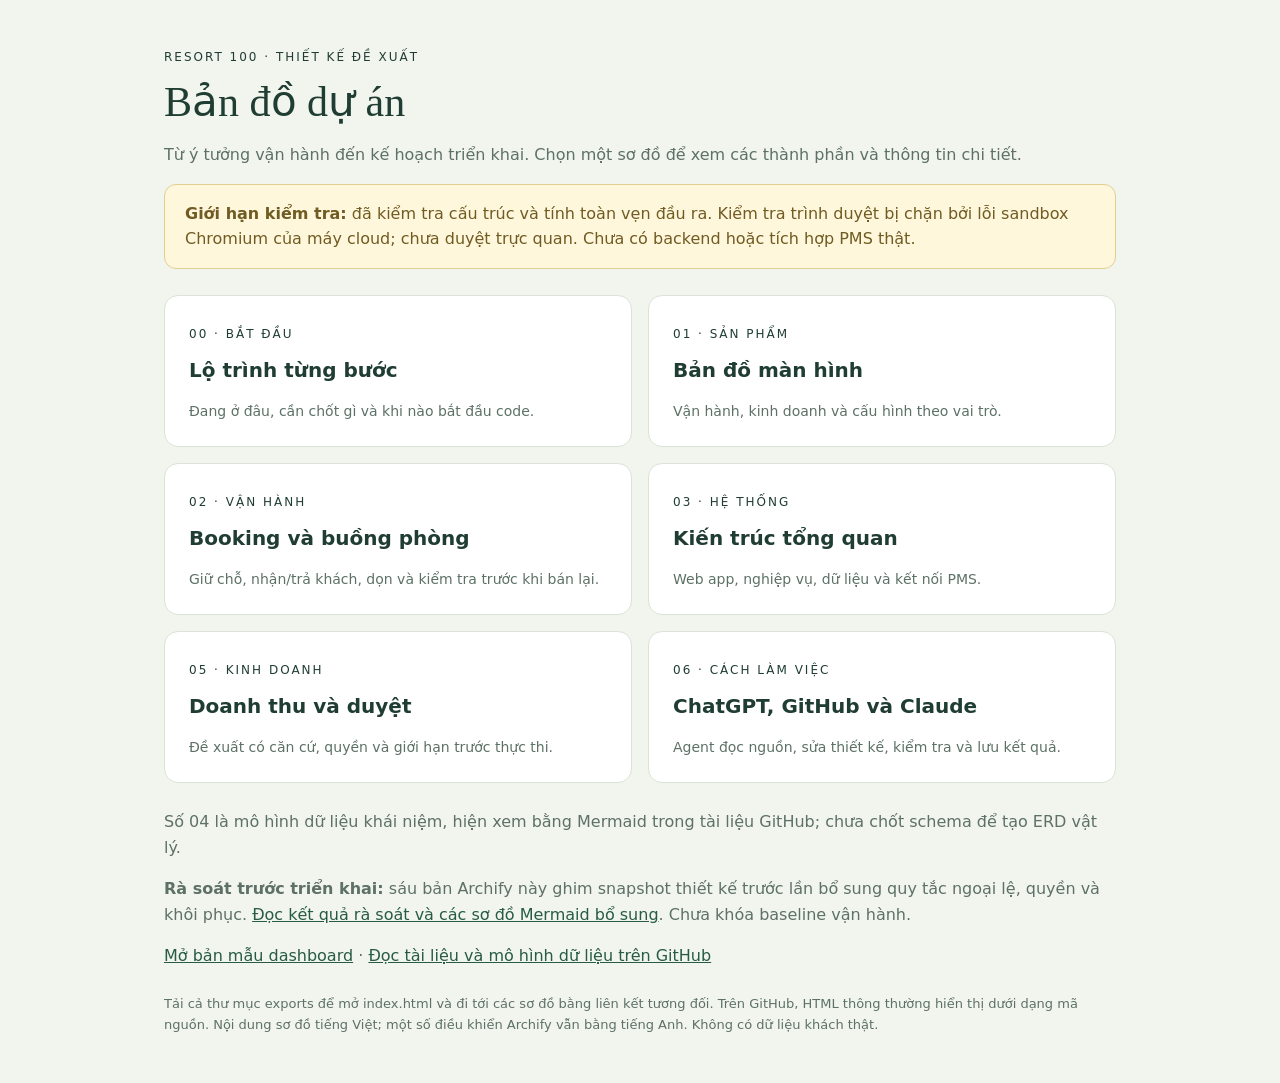
<file: resort-management/docs/diagrams/exports/index.html>
<!doctype html>
<html lang="vi"><head><meta charset="utf-8"><meta name="viewport" content="width=device-width,initial-scale=1"><title>Bản đồ Resort 100</title>
<style>*{box-sizing:border-box}body{margin:0;background:#f2f4ee;color:#203d34;font:16px/1.6 system-ui,sans-serif}main{max-width:1000px;margin:auto;padding:48px 24px}h1{font:42px Georgia,serif;margin:10px 0}p{color:#5d7167}.tag{font-size:12px;letter-spacing:2px;text-transform:uppercase}.notice{border:1px solid #e1cf8f;background:#fff7dc;padding:16px 20px;border-radius:12px;color:#705b22}.grid{display:grid;grid-template-columns:1fr 1fr;gap:16px;margin:26px 0}a.card{display:block;padding:24px;background:#fff;border:1px solid #dbe3d6;border-radius:14px;color:inherit;text-decoration:none}a.card:hover,a.card:focus-visible{outline:3px solid #7c9b70;outline-offset:2px}h2{font-size:20px;margin:8px 0}a{color:#275c43}.card p{font-size:14px;margin-bottom:0}footer{font-size:13px;color:#5d7167;margin-top:25px}@media(max-width:620px){main{padding:25px 16px}h1{font-size:34px}.grid{grid-template-columns:1fr}}</style></head><body><main>
<div class="tag">Resort 100 · Thiết kế đề xuất</div><h1>Bản đồ dự án</h1><p>Từ ý tưởng vận hành đến kế hoạch triển khai. Chọn một sơ đồ để xem các thành phần và thông tin chi tiết.</p>
<div class="notice"><strong>Giới hạn kiểm tra:</strong> đã kiểm tra cấu trúc và tính toàn vẹn đầu ra. Kiểm tra trình duyệt bị chặn bởi lỗi sandbox Chromium của máy cloud; chưa duyệt trực quan. Chưa có backend hoặc tích hợp PMS thật.</div>
<nav class="grid" aria-label="Các sơ đồ tương tác">
<a class="card" href="00-roadmap.html"><span class="tag">00 · Bắt đầu</span><h2>Lộ trình từng bước</h2><p>Đang ở đâu, cần chốt gì và khi nào bắt đầu code.</p></a>
<a class="card" href="01-screen-map.html"><span class="tag">01 · Sản phẩm</span><h2>Bản đồ màn hình</h2><p>Vận hành, kinh doanh và cấu hình theo vai trò.</p></a>
<a class="card" href="02-booking-workflow.html"><span class="tag">02 · Vận hành</span><h2>Booking và buồng phòng</h2><p>Giữ chỗ, nhận/trả khách, dọn và kiểm tra trước khi bán lại.</p></a>
<a class="card" href="03-system-architecture.html"><span class="tag">03 · Hệ thống</span><h2>Kiến trúc tổng quan</h2><p>Web app, nghiệp vụ, dữ liệu và kết nối PMS.</p></a>
<a class="card" href="05-revenue-workflow.html"><span class="tag">05 · Kinh doanh</span><h2>Doanh thu và duyệt</h2><p>Đề xuất có căn cứ, quyền và giới hạn trước thực thi.</p></a>
<a class="card" href="06-cloud-working-loop.html"><span class="tag">06 · Cách làm việc</span><h2>ChatGPT, GitHub và Claude</h2><p>Agent đọc nguồn, sửa thiết kế, kiểm tra và lưu kết quả.</p></a>
</nav>
<p>Số 04 là mô hình dữ liệu khái niệm, hiện xem bằng Mermaid trong tài liệu GitHub; chưa chốt schema để tạo ERD vật lý.</p>
<p><strong>Rà soát trước triển khai:</strong> sáu bản Archify này ghim snapshot thiết kế trước lần bổ sung quy tắc ngoại lệ, quyền và khôi phục. <a href="https://github.com/utne1991/utne1991/blob/main/resort-management/docs/DESIGN-REVIEW.md">Đọc kết quả rà soát và các sơ đồ Mermaid bổ sung</a>. Chưa khóa baseline vận hành.</p>
<p><a href="../../../design/dashboard.html">Mở bản mẫu dashboard</a> · <a href="https://github.com/utne1991/utne1991/tree/main/resort-management/docs/diagrams">Đọc tài liệu và mô hình dữ liệu trên GitHub</a></p>
<footer>Tải cả thư mục exports để mở index.html và đi tới các sơ đồ bằng liên kết tương đối. Trên GitHub, HTML thông thường hiển thị dưới dạng mã nguồn. Nội dung sơ đồ tiếng Việt; một số điều khiển Archify vẫn bằng tiếng Anh. Không có dữ liệu khách thật.</footer>
</main></body></html>
</file>
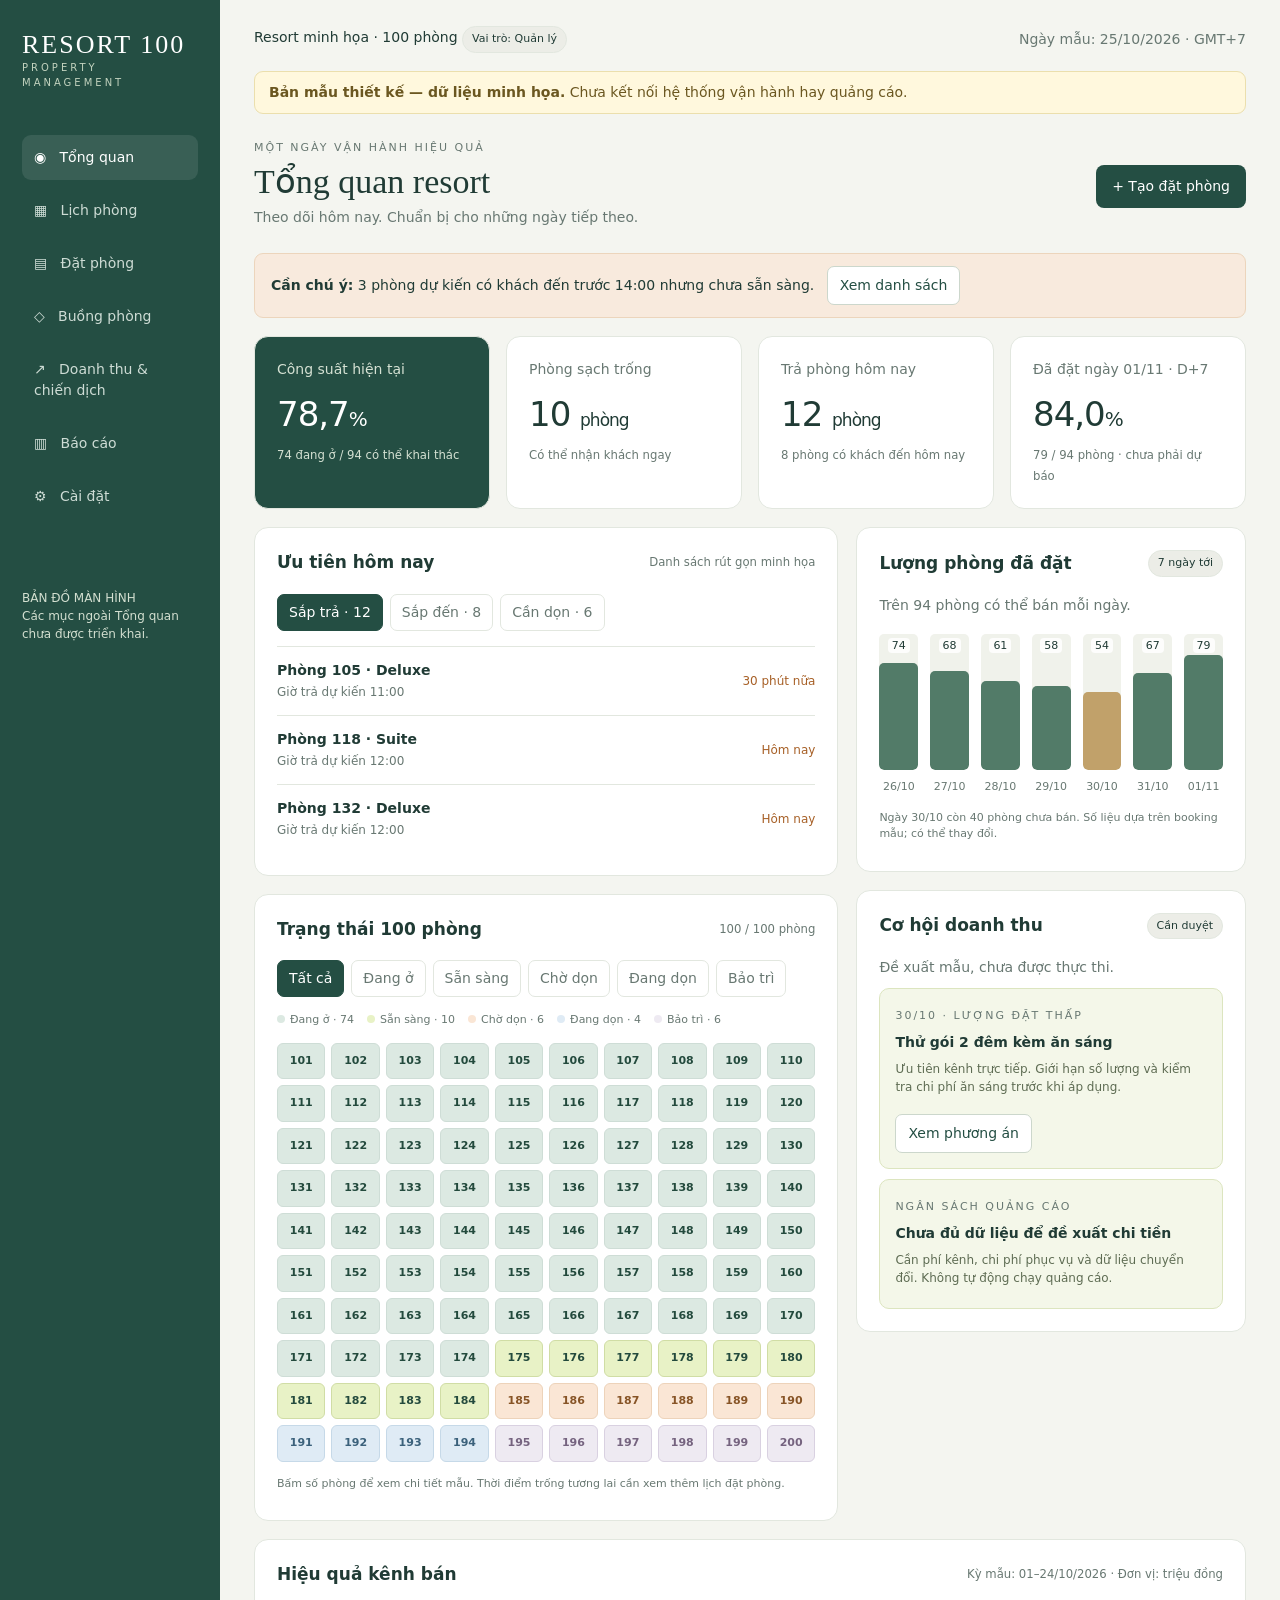
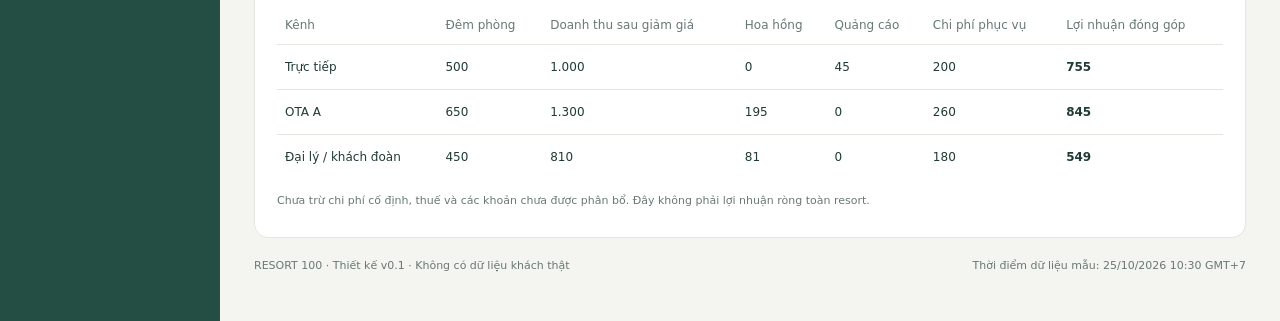
<file: resort-management/design/dashboard.html>
<!doctype html>
<html lang="vi">
<head>
<meta charset="utf-8"><meta name="viewport" content="width=device-width, initial-scale=1">
<title>Resort 100 — Bản mẫu dashboard</title>
<style>
:root{--bg:#f4f5f0;--ink:#203b35;--muted:#687872;--line:#e2e7df;--green:#244e43;--lime:#e0edb7;--orange:#a76027}*{box-sizing:border-box}body{margin:0;background:var(--bg);color:var(--ink);font:14px/1.5 system-ui,sans-serif}button{font:inherit;cursor:pointer}button:focus-visible,a:focus-visible{outline:3px solid #b47b22;outline-offset:3px}.shell{display:grid;grid-template-columns:220px 1fr;min-height:100vh}.sidebar{padding:30px 22px;background:var(--green);color:#fff}.brand{font:26px Georgia,serif;letter-spacing:2px}.subbrand{font-size:10px;letter-spacing:3px;color:#c3d3bf}.nav{display:grid;gap:8px;margin-top:45px}.nav span{padding:12px;border-radius:9px;color:#cedcd5}.nav .active{background:#ffffff18;color:#fff}.side-note{margin-top:70px;font-size:12px;color:#d3dfd0}.main{padding:26px 34px;max-width:1600px;width:100%;min-width:0}.topbar,.heading,.cardhead{display:flex;align-items:center;justify-content:space-between;gap:15px}.eyebrow{text-transform:uppercase;letter-spacing:2px;font-size:11px;color:var(--muted)}h1{font:34px Georgia,serif;margin:5px 0}h2{font-size:17px;margin:0}p{margin:6px 0}.muted,small{color:var(--muted)}.pill{display:inline-block;font-size:11px;background:#ecede7;border:1px solid var(--line);padding:4px 9px;border-radius:20px}.primary{background:var(--green);color:white;border:0;border-radius:8px;padding:11px 16px}.heading{margin:26px 0 19px}.demo{padding:10px 14px;background:#fff8dd;border:1px solid #ebdfad;border-radius:9px;margin-top:18px;color:#6b5720}.alert{margin:18px 0;background:#f8eadd;border:1px solid #ecd5bc;padding:12px 16px;border-radius:9px}.kpis{display:grid;grid-template-columns:repeat(4,1fr);gap:16px}.card{background:white;border:1px solid var(--line);border-radius:14px;padding:22px;min-width:0}.kpi strong{font-size:34px;font-weight:500;display:block;margin:9px 0 4px;letter-spacing:-1px}.kpi:first-child{background:var(--green);color:#fff}.kpi:first-child .muted,.kpi:first-child small{color:#d5e1d3}.workspace{display:grid;grid-template-columns:minmax(0,1.5fr) minmax(300px,1fr);gap:18px;margin-top:18px}.stack{display:grid;gap:18px;align-content:start}.cardhead{margin-bottom:18px}.tabs,.filters{display:flex;gap:7px;flex-wrap:wrap;margin-bottom:15px}.tab,.filter{border:1px solid var(--line);background:#fff;border-radius:7px;padding:7px 11px;color:var(--muted)}[aria-pressed=true]{background:var(--green);color:#fff;border-color:var(--green)}.task{display:flex;align-items:center;justify-content:space-between;padding:13px 0;border-top:1px solid var(--line);gap:12px}.task b{display:block}.task span{font-size:12px;color:var(--muted)}.task em{font-size:12px;font-style:normal;color:var(--orange);white-space:nowrap}.legend{display:flex;gap:13px;flex-wrap:wrap;font-size:11px;color:var(--muted);margin:14px 0}.dot{display:inline-block;width:8px;height:8px;border-radius:50%;margin-right:5px}.rooms{display:grid;grid-template-columns:repeat(10,minmax(0,1fr));gap:6px}.room{border:1px solid #ceddd6;border-radius:6px;padding:9px 0;font-size:11px;font-weight:600;min-width:0;color:#234a3d}.occupied{background:#dce9e2}.ready{background:#e8f2c6;border-color:#d0dda5}.dirty{background:#fae6d5;border-color:#edd3ba;color:#875426}.cleaning{background:#dfebf5;border-color:#c6d9e8;color:#3b617b}.maintenance{background:#eeeaf2;border-color:#d9d1e1;color:#75637f}.footnote{font-size:11px;color:var(--muted);margin-top:14px}.chart{display:flex;gap:12px;height:174px;align-items:stretch;padding-top:12px}.barcol{flex:1;text-align:center;display:flex;flex-direction:column;min-width:0}.track{flex:1;position:relative;background:#f0f2eb;border-radius:5px;overflow:hidden}.bar{position:absolute;bottom:0;left:0;width:100%;background:#527b68;border-radius:5px}.barlabel{position:relative;z-index:1;font-size:11px;background:#ffffffd9;border-radius:4px;padding:1px 4px}.day{font-size:11px;margin-top:9px;color:var(--muted)}.suggestion{background:#f4f7e9;border:1px solid #dce5bf;border-radius:10px;padding:15px;margin-top:10px}.suggestion h3{font-size:14px;margin:7px 0}.suggestion p{font-size:12px;color:#5e6c53}.outline{background:white;border:1px solid #ccd7cc;border-radius:7px;padding:8px 12px;margin-top:12px;color:var(--green)}.tablewrap{overflow-x:auto}table{border-collapse:collapse;width:100%;font-size:12px;white-space:nowrap}th{text-align:left;font-weight:500;color:var(--muted);padding:10px 8px}td{padding:13px 8px;border-top:1px solid var(--line)}.wide{margin-top:18px}.footer{display:flex;justify-content:space-between;gap:15px;padding:20px 0;font-size:11px;color:var(--muted)}dialog{border:1px solid var(--line);border-radius:14px;max-width:450px;width:90%;padding:25px;color:var(--ink)}dialog::backdrop{background:#102c2866}#detail-text{white-space:pre-line}.sr-only{position:absolute;width:1px;height:1px;overflow:hidden;clip:rect(0,0,0,0)}
@media(min-width:1500px){.main{margin:auto}}@media(max-width:1150px){.shell{grid-template-columns:175px 1fr}.main{padding:24px}.sidebar{padding:25px 14px}.workspace{grid-template-columns:1fr}.kpis{gap:10px}.kpi{padding:16px}.kpi strong{font-size:29px}}@media(max-width:700px){.shell{display:block}.sidebar{padding:16px 20px}.brand{font-size:20px}.subbrand,.nav,.side-note{display:none}.main{padding:18px}.topbar{align-items:flex-start;font-size:11px}.heading{align-items:flex-start}h1{font-size:27px}.kpis{grid-template-columns:1fr 1fr}.card{padding:16px}.rooms{grid-template-columns:repeat(5,minmax(0,1fr))}.footer{display:block}.heading .primary{padding:9px;font-size:12px}.chart{gap:8px}.cardhead{align-items:flex-start}.cardhead small{font-size:10px}}
</style>
</head>
<body>
<div class="shell">
<aside class="sidebar" aria-label="Bản đồ điều hướng dự kiến">
 <div class="brand">RESORT 100</div><div class="subbrand">PROPERTY MANAGEMENT</div>
 <div class="nav"><span class="active">◉ &nbsp; Tổng quan</span><span>▦ &nbsp; Lịch phòng</span><span>▤ &nbsp; Đặt phòng</span><span>◇ &nbsp; Buồng phòng</span><span>↗ &nbsp; Doanh thu & chiến dịch</span><span>▥ &nbsp; Báo cáo</span><span>⚙ &nbsp; Cài đặt</span></div>
 <div class="side-note">BẢN ĐỒ MÀN HÌNH<br>Các mục ngoài Tổng quan chưa được triển khai.</div>
</aside>
<main class="main">
 <div class="topbar"><div>Resort minh họa · 100 phòng <span class="pill">Vai trò: Quản lý</span></div><div class="muted">Ngày mẫu: 25/10/2026 · GMT+7</div></div>
 <div class="demo"><strong>Bản mẫu thiết kế — dữ liệu minh họa.</strong> Chưa kết nối hệ thống vận hành hay quảng cáo.</div>
 <div class="heading"><div><div class="eyebrow">Một ngày vận hành hiệu quả</div><h1>Tổng quan resort</h1><p class="muted">Theo dõi hôm nay. Chuẩn bị cho những ngày tiếp theo.</p></div><button class="primary" data-demo="Tạo đặt phòng">+ Tạo đặt phòng</button></div>
 <div class="alert"><strong>Cần chú ý:</strong> 3 phòng dự kiến có khách đến trước 14:00 nhưng chưa sẵn sàng. <button class="outline" style="margin:0 0 0 8px" data-demo="Cảnh báo phòng chưa sẵn sàng">Xem danh sách</button></div>
 <section class="kpis" aria-label="Chỉ số hôm nay">
  <div class="card kpi"><div class="muted">Công suất hiện tại</div><strong>78,7<span style="font-size:20px">%</span></strong><small>74 đang ở / 94 có thể khai thác</small></div>
  <div class="card kpi"><div class="muted">Phòng sạch trống</div><strong>10 <span style="font-size:17px">phòng</span></strong><small>Có thể nhận khách ngay</small></div>
  <div class="card kpi"><div class="muted">Trả phòng hôm nay</div><strong>12 <span style="font-size:17px">phòng</span></strong><small>8 phòng có khách đến hôm nay</small></div>
  <div class="card kpi"><div class="muted">Đã đặt ngày 01/11 · D+7</div><strong>84,0<span style="font-size:20px">%</span></strong><small>79 / 94 phòng · chưa phải dự báo</small></div>
 </section>
 <div class="workspace">
 <div class="stack">
  <section class="card"><div class="cardhead"><h2>Ưu tiên hôm nay</h2><small>Danh sách rút gọn minh họa</small></div><div class="tabs" aria-label="Nhóm công việc"><button class="tab" data-task="departures" aria-pressed="true">Sắp trả · 12</button><button class="tab" data-task="arrivals" aria-pressed="false">Sắp đến · 8</button><button class="tab" data-task="cleaning" aria-pressed="false">Cần dọn · 6</button></div><div id="tasks" aria-live="polite"></div></section>
  <section class="card"><div class="cardhead"><h2>Trạng thái 100 phòng</h2><small id="roomcount" aria-live="polite"></small></div><div class="filters" id="filters" aria-label="Lọc trạng thái"></div><div class="legend"><span><i class="dot occupied"></i>Đang ở · 74</span><span><i class="dot ready"></i>Sẵn sàng · 10</span><span><i class="dot dirty"></i>Chờ dọn · 6</span><span><i class="dot cleaning"></i>Đang dọn · 4</span><span><i class="dot maintenance"></i>Bảo trì · 6</span></div><div class="rooms" id="rooms"></div><p class="footnote">Bấm số phòng để xem chi tiết mẫu. Thời điểm trống tương lai cần xem thêm lịch đặt phòng.</p></section>
 </div>
 <div class="stack">
  <section class="card"><div class="cardhead"><h2>Lượng phòng đã đặt</h2><span class="pill">7 ngày tới</span></div><p class="muted">Trên 94 phòng có thể bán mỗi ngày.</p><div class="chart" id="chart" aria-hidden="true"></div><div class="sr-only"><table><caption>Booking hiện có, không phải dự báo</caption><tr><th>Ngày</th><th>Đã đặt / 94</th></tr><tr><td>26/10</td><td>74</td></tr><tr><td>27/10</td><td>68</td></tr><tr><td>28/10</td><td>61</td></tr><tr><td>29/10</td><td>58</td></tr><tr><td>30/10</td><td>54</td></tr><tr><td>31/10</td><td>67</td></tr><tr><td>01/11</td><td>79</td></tr></table></div><p class="footnote">Ngày 30/10 còn 40 phòng chưa bán. Số liệu dựa trên booking mẫu; có thể thay đổi.</p></section>
  <section class="card"><div class="cardhead"><h2>Cơ hội doanh thu</h2><span class="pill">Cần duyệt</span></div><p class="muted">Đề xuất mẫu, chưa được thực thi.</p><div class="suggestion"><span class="eyebrow">30/10 · Lượng đặt thấp</span><h3>Thử gói 2 đêm kèm ăn sáng</h3><p>Ưu tiên kênh trực tiếp. Giới hạn số lượng và kiểm tra chi phí ăn sáng trước khi áp dụng.</p><button class="outline" data-demo="Đề xuất khuyến mãi">Xem phương án</button></div><div class="suggestion"><span class="eyebrow">Ngân sách quảng cáo</span><h3>Chưa đủ dữ liệu để đề xuất chi tiền</h3><p>Cần phí kênh, chi phí phục vụ và dữ liệu chuyển đổi. Không tự động chạy quảng cáo.</p></div></section>
 </div>
 </div>
 <section class="card wide"><div class="cardhead"><h2>Hiệu quả kênh bán</h2><small>Kỳ mẫu: 01–24/10/2026 · Đơn vị: triệu đồng</small></div><div class="tablewrap" tabindex="0" aria-label="Bảng hiệu quả kênh, cuộn ngang nếu cần"><table><thead><tr><th>Kênh</th><th>Đêm phòng</th><th>Doanh thu sau giảm giá</th><th>Hoa hồng</th><th>Quảng cáo</th><th>Chi phí phục vụ</th><th>Lợi nhuận đóng góp</th></tr></thead><tbody><tr><td>Trực tiếp</td><td>500</td><td>1.000</td><td>0</td><td>45</td><td>200</td><td><b>755</b></td></tr><tr><td>OTA A</td><td>650</td><td>1.300</td><td>195</td><td>0</td><td>260</td><td><b>845</b></td></tr><tr><td>Đại lý / khách đoàn</td><td>450</td><td>810</td><td>81</td><td>0</td><td>180</td><td><b>549</b></td></tr></tbody></table></div><p class="footnote">Chưa trừ chi phí cố định, thuế và các khoản chưa được phân bổ. Đây không phải lợi nhuận ròng toàn resort.</p></section>
 <div class="footer"><span>RESORT 100 · Thiết kế v0.1 · Không có dữ liệu khách thật</span><span>Thời điểm dữ liệu mẫu: 25/10/2026 10:30 GMT+7</span></div>
</main>
</div>
<dialog id="detail" aria-labelledby="detail-title"><h2 id="detail-title"></h2><p id="detail-text"></p><form method="dialog"><button class="primary" style="margin-top:15px">Đóng</button></form></dialog>
<script>
const names={all:'Tất cả',occupied:'Đang ở',ready:'Sẵn sàng',dirty:'Chờ dọn',cleaning:'Đang dọn',maintenance:'Bảo trì'};
const rooms=Array.from({length:100},(_,i)=>({number:String(101+i),status:i<74?'occupied':i<84?'ready':i<90?'dirty':i<94?'cleaning':'maintenance'}));
const modal=document.getElementById('detail');
function show(title,body){document.getElementById('detail-title').textContent=title;document.getElementById('detail-text').textContent=body;modal.showModal()}
function renderRooms(status='all'){const list=rooms.filter(r=>status==='all'||r.status===status);document.getElementById('rooms').replaceChildren(...list.map(r=>{const b=document.createElement('button');b.className='room '+r.status;b.textContent=r.number;b.title='Phòng '+r.number+' · '+names[r.status];b.setAttribute('aria-label',b.title);b.onclick=()=>show('Phòng '+r.number,names[r.status]+'\nDữ liệu minh họa. Chi tiết booking, giờ trả dự kiến, thời gian dọn và lịch trống sẽ được kết nối khi triển khai nghiệp vụ.');return b}));document.getElementById('roomcount').textContent=list.length+' / 100 phòng'}
Object.entries(names).forEach(([k,v])=>{const b=document.createElement('button');b.className='filter';b.textContent=v;b.setAttribute('aria-pressed',String(k==='all'));b.onclick=()=>{document.querySelectorAll('.filter').forEach(x=>x.setAttribute('aria-pressed','false'));b.setAttribute('aria-pressed','true');renderRooms(k)};document.getElementById('filters').append(b)});renderRooms();
const tasks={departures:[['Phòng 105 · Deluxe','Giờ trả dự kiến 11:00','30 phút nữa'],['Phòng 118 · Suite','Giờ trả dự kiến 12:00','Hôm nay'],['Phòng 132 · Deluxe','Giờ trả dự kiến 12:00','Hôm nay']],arrivals:[['Phòng 175 · Deluxe','Khách đến dự kiến 14:00 · đã sạch','Sẵn sàng'],['Phòng 185 · Deluxe','Khách đến dự kiến 13:00 · chờ dọn','Ưu tiên'],['Phòng 191 · Suite','Khách đến dự kiến 13:30 · đang dọn','Đang xử lý']],cleaning:[['Phòng 185','Khách đến 13:00 · chưa phân công','Ưu tiên'],['Phòng 186','Đã trả phòng · chờ dọn','Cần phân công'],['Phòng 187','Đã trả phòng · chờ dọn','Cần phân công']]};
function renderTasks(key){document.getElementById('tasks').replaceChildren(...tasks[key].map(t=>{const row=document.createElement('div');row.className='task';const left=document.createElement('div'),b=document.createElement('b'),s=document.createElement('span'),e=document.createElement('em');b.textContent=t[0];s.textContent=t[1];e.textContent=t[2];left.append(b,s);row.append(left,e);return row}))}renderTasks('departures');
document.querySelectorAll('.tab').forEach(b=>b.onclick=()=>{document.querySelectorAll('.tab').forEach(x=>x.setAttribute('aria-pressed','false'));b.setAttribute('aria-pressed','true');renderTasks(b.dataset.task)});
const dates=['26/10','27/10','28/10','29/10','30/10','31/10','01/11'];[74,68,61,58,54,67,79].forEach((n,i)=>{const c=document.createElement('div');c.className='barcol';const track=document.createElement('div');track.className='track';const bar=document.createElement('div');bar.className='bar';bar.style.height=(n/94*100)+'%';if(i===4)bar.style.background='#c1a16a';const label=document.createElement('span');label.className='barlabel';label.textContent=n;const day=document.createElement('span');day.className='day';day.textContent=dates[i];track.append(bar,label);c.append(track,day);document.getElementById('chart').append(c)});
document.querySelectorAll('[data-demo]').forEach(b=>b.onclick=()=>show(b.dataset.demo,'Đây là điểm mở màn hình nghiệp vụ trong bản thiết kế. Chức năng chưa kết nối backend và không tạo booking, thay đổi giá hay chi tiền thật.'));
</script>
</body>
</html>
</file>
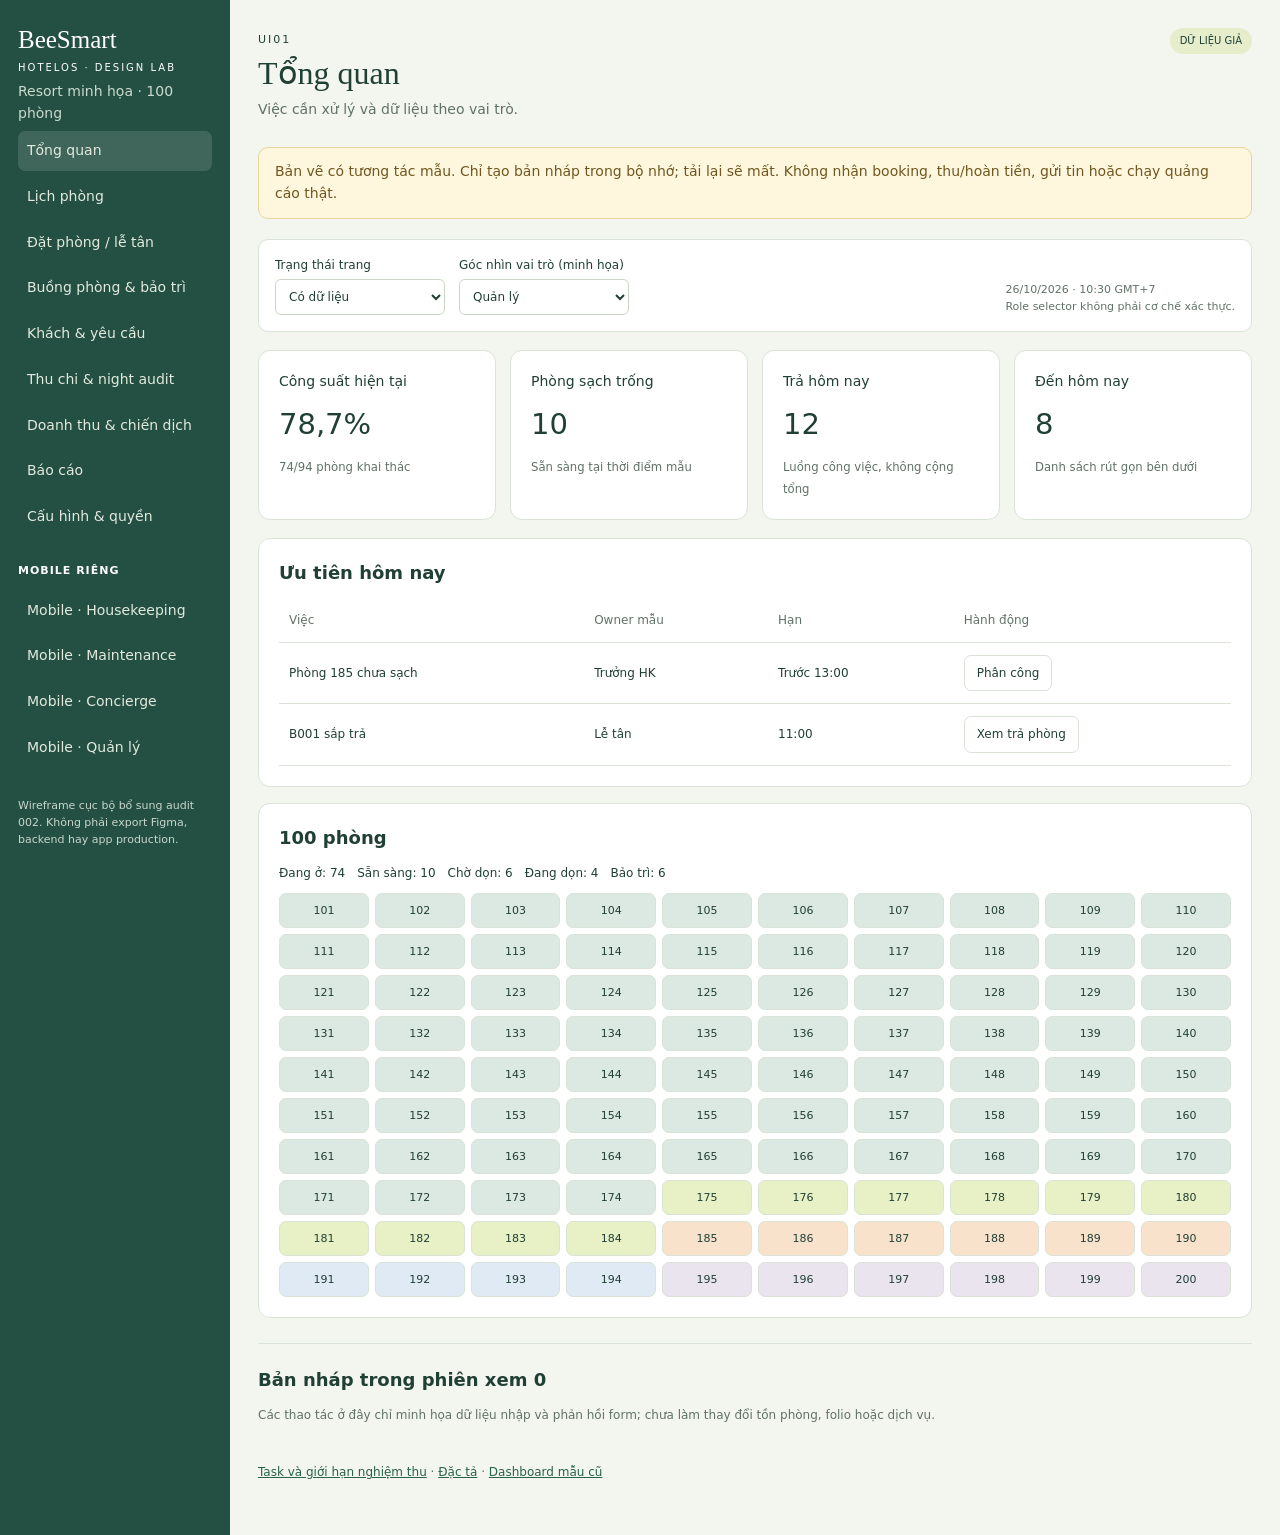
<file: resort-management/design/pms-wireframes.html>
<!doctype html>
<html lang="vi">
<head><meta charset="utf-8"><meta name="viewport" content="width=device-width,initial-scale=1"><title>BeeSmart HotelOS — wireframe nghiệp vụ</title><link rel="stylesheet" href="pms-wireframes.css"></head>
<body><div class="shell"><aside><div class="brand">BeeSmart <small>HOTELOS · DESIGN LAB</small></div><p class="subtle">Resort minh họa · 100 phòng</p><nav id="navigation" aria-label="Chín phân hệ"></nav><h2 class="navheading">Mobile riêng</h2><nav id="mobile-navigation" aria-label="Bốn luồng mobile"></nav><p class="aside-note">Wireframe cục bộ bổ sung audit 002. Không phải export Figma, backend hay app production.</p></aside>
<main><header><div><span class="eyebrow" id="screen-id"></span><h1 id="title"></h1><p id="description"></p></div><span class="badge">DỮ LIỆU GIẢ</span></header>
<div class="notice">Bản vẽ có tương tác mẫu. Chỉ tạo bản nháp trong bộ nhớ; tải lại sẽ mất. Không nhận booking, thu/hoàn tiền, gửi tin hoặc chạy quảng cáo thật.</div>
<section class="review-controls" aria-label="Điều khiển kiểm tra thiết kế"><label>Trạng thái trang<select id="page-state"><option value="ready">Có dữ liệu</option><option value="loading">Loading</option><option value="empty">Empty</option><option value="error">Error</option><option value="stale">Stale</option><option value="denied">Denied</option></select></label><label>Góc nhìn vai trò (minh họa)<select id="role"><option>Quản lý</option><option>Lễ tân</option><option>Buồng phòng</option><option>Bảo trì</option><option>Dịch vụ khách</option><option>Kế toán</option><option>Kinh doanh</option><option>IT</option></select></label><div class="subtle">26/10/2026 · 10:30 GMT+7<br>Role selector không phải cơ chế xác thực.</div></section>
<section id="state-message" aria-live="polite"></section><section id="content"></section>
<section class="drafts"><h2>Bản nháp trong phiên xem <span id="draft-count">0</span></h2><p class="subtle">Các thao tác ở đây chỉ minh họa dữ liệu nhập và phản hồi form; chưa làm thay đổi tồn phòng, folio hoặc dịch vụ.</p><ol id="draft-list" aria-live="polite"></ol></section>
<footer><a href="../docs/TASK-RESORT-DESIGN-AUDIT-002.md">Task và giới hạn nghiệm thu</a> · <a href="../docs/SCREEN-SPECIFICATIONS.md">Đặc tả</a> · <a href="dashboard.html">Dashboard mẫu cũ</a></footer>
</main></div>
<dialog id="form-dialog" aria-labelledby="form-title"><form id="sample-form"><header><h2 id="form-title"></h2><button type="button" id="close-dialog" aria-label="Đóng form">×</button></header><p id="form-scope" class="subtle"></p><div id="fields"></div><label class="check"><input type="checkbox" id="simulate-conflict">Giả lập xung đột phiên bản hoặc thiếu điều kiện</label><p id="form-error" class="form-error" role="alert"></p><div class="form-actions"><button type="button" id="cancel-dialog">Hủy</button><button type="submit" class="primary">Lưu bản nháp mẫu</button></div></form></dialog>
<script src="pms-wireframes.js"></script></body></html>
</file>
<file: resort-management/design/pms-wireframes.css>
:root{--ink:#203f35;--muted:#607267;--green:#244f43;--bg:#f3f5ef;--line:#dae3d7;--amber:#8c5a1b}*{box-sizing:border-box}body{margin:0;font:14px/1.55 system-ui,sans-serif;background:var(--bg);color:var(--ink)}button,input,select,textarea{font:inherit}button,a,input,select,textarea{outline-offset:3px}button:focus-visible,a:focus-visible{outline:3px solid #bd852b}button{cursor:pointer;border:1px solid var(--line);background:white;color:var(--ink);padding:8px 12px;border-radius:7px}.primary{background:var(--green);color:white}.shell{display:grid;grid-template-columns:230px minmax(0,1fr);min-height:100vh}aside{background:var(--green);color:white;padding:26px 18px}.brand{font:25px Georgia,serif}.brand small{display:block;font:10px system-ui;letter-spacing:2px;margin:8px 0}aside .subtle{color:#cbdace}nav{display:grid;gap:6px}nav a{color:#e2eade;text-decoration:none;border-radius:7px;padding:9px}nav a[aria-current=page]{background:#ffffff20}.navheading{font-size:11px;letter-spacing:1px;margin-top:25px;text-transform:uppercase}.aside-note{color:#c8d7cb;font-size:11px;margin-top:30px}main{padding:28px;min-width:0;max-width:1550px;width:100%;margin:auto}header{display:flex;justify-content:space-between;align-items:flex-start;gap:16px}h1{font:32px Georgia,serif;margin:4px 0}h2{font-size:18px;margin:0 0 12px}h3{font-size:15px;margin:4px 0 10px}p{margin:7px 0}.eyebrow{font-size:11px;letter-spacing:2px;text-transform:uppercase}.subtle,#description{color:var(--muted)}.badge{display:inline-block;white-space:nowrap;background:#e5edcb;border-radius:15px;padding:5px 10px;font-size:10px}.notice{background:#fff7dd;border:1px solid #ead49e;color:#705720;border-radius:10px;padding:13px 16px;margin:20px 0}.review-controls,.toolbar{display:flex;flex-wrap:wrap;align-items:end;gap:14px;padding:16px;background:white;border:1px solid var(--line);border-radius:10px;margin:16px 0}label{display:grid;gap:5px;font-size:12px}input,select,textarea{border:1px solid #c9d6c6;border-radius:6px;padding:9px;background:white;color:var(--ink);max-width:100%}.review-controls label{min-width:170px}.review-controls .subtle{margin-left:auto;font-size:11px}.cards{display:grid;grid-template-columns:repeat(4,minmax(0,1fr));gap:14px;margin:18px 0}.card,.panel{background:white;border:1px solid var(--line);border-radius:12px;padding:20px;min-width:0}.card strong{display:block;font-size:29px;font-weight:500;margin:9px 0}.card small{color:var(--muted)}.grid2{display:grid;grid-template-columns:1.3fr 1fr;gap:16px;margin:16px 0}.panel{margin:16px 0}.grid2 .panel{margin:0}.table-scroll{overflow:auto}table{width:100%;border-collapse:collapse;font-size:12px;white-space:nowrap}th{text-align:left;color:var(--muted);font-weight:500}td,th{padding:12px 10px;border-bottom:1px solid var(--line)}.row-actions{display:flex;gap:6px}.room-grid{display:grid;grid-template-columns:repeat(10,minmax(0,1fr));gap:6px}.room{padding:8px 0;font-size:11px}.occupied{background:#dce9e2}.ready{background:#e8f1c5}.dirty{background:#f8e2cb}.cleaning{background:#e0eaf5}.maintenance{background:#eae4ef}.legend{display:flex;gap:12px;flex-wrap:wrap;margin:10px 0;font-size:12px}.calendar th:first-child,.calendar td:first-child{position:sticky;left:0;background:white;z-index:1}.calendar td{text-align:center;min-width:68px}.calendar .stay{background:#d9e8dc;color:#245341}.calendar .block{background:#f1ded1}.calendar .arrival{background:#eaf0c7}.board{display:grid;grid-template-columns:repeat(4,minmax(160px,1fr));gap:12px;overflow:auto}.lane{border:1px solid var(--line);background:#f3f6ef;border-radius:10px;padding:12px}.ticket{background:white;border:1px solid var(--line);border-radius:8px;padding:13px;margin:9px 0}.ticket p{font-size:12px;color:var(--muted)}.ticket button{margin:8px 4px 0 0}.state{padding:25px;margin:18px 0;border:1px solid var(--line);border-radius:12px;background:white}.error,.denied{border-color:#dcaba6;color:#8c3128}.stale{border-color:#dbbd6f;background:#fff7df}.loading{color:#53695c}.drafts{border-top:1px solid var(--line);margin-top:25px;padding-top:22px}.drafts ol{padding-left:22px}.drafts li{padding:7px;overflow-wrap:anywhere}.drafts .subtle{font-size:12px}footer{font-size:12px;color:var(--muted);padding:25px 0}a{color:#286248}dialog{width:min(580px,94vw);border:1px solid var(--line);border-radius:14px;padding:24px;color:var(--ink);max-height:90vh;overflow:auto}dialog::backdrop{background:#18372b80}dialog label{margin:12px 0}dialog header button{font-size:20px;padding:1px 10px}#fields{display:grid;grid-template-columns:1fr 1fr;gap:0 15px}.check{display:flex;align-items:center;gap:8px;font-size:12px}.form-actions{display:flex;justify-content:end;gap:10px}.form-error{color:#a7372d}.phone{max-width:420px;margin:20px auto;background:#edf1e8;border:8px solid #29493c;border-radius:26px;padding:18px;min-height:560px}.phone header{border-bottom:1px solid #cfdbca;padding-bottom:13px}.phone .ticket{padding:15px}.phone .ticket button{min-height:44px}.phone .summary{padding:16px 0}.phone .summary strong{font-size:28px}.textlink{display:block;margin-top:10px}.tag{font-size:11px;color:#7c5925}.fixture-note{font-size:11px;color:var(--muted)}@media(max-width:1050px){.shell{grid-template-columns:190px minmax(0,1fr)}main{padding:22px}.cards{grid-template-columns:repeat(2,minmax(0,1fr))}.grid2{grid-template-columns:1fr}}@media(max-width:700px){.shell{display:block}aside{padding:16px}nav{display:flex;overflow:auto}nav a{white-space:nowrap}.navheading,.aside-note{display:none}.brand{font-size:20px}#mobile-navigation{margin-top:10px}main{padding:16px}h1{font-size:27px}.review-controls .subtle{margin:0}.review-controls label{flex:1;min-width:140px}.room-grid{grid-template-columns:repeat(5,minmax(0,1fr))}.cards{gap:10px}.card{padding:14px}.card strong{font-size:26px}#fields{grid-template-columns:1fr}.phone{border-width:4px;padding:12px}.toolbar{align-items:stretch}.board{grid-template-columns:repeat(4,190px)}}
</file>
